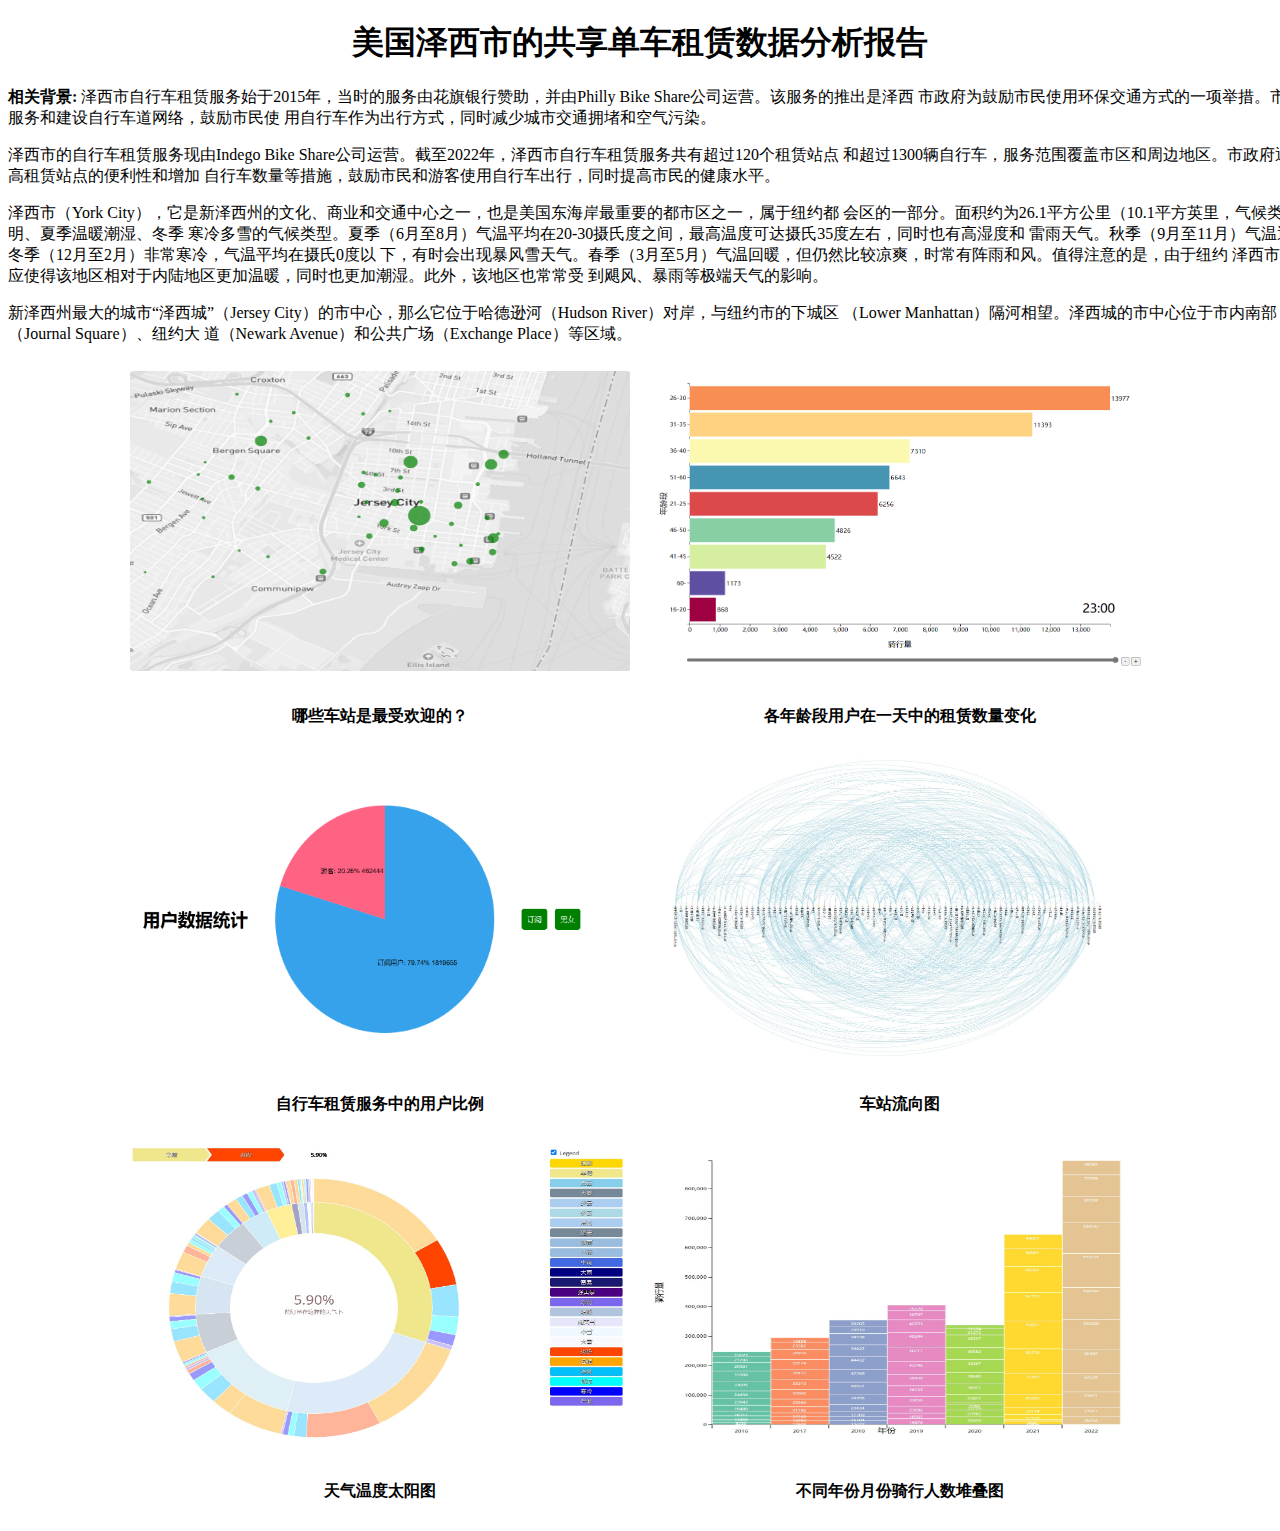
<file: index.html>
<!DOCTYPE html>
<html>

<head>
    <title>美国泽西市的共享单车租赁数据分析报告</title>
    <meta http-equiv="Content-Type" content="text/html;charset=utf-8"/>
    <link rel="icon" href="dxw/bicycle.png" sizes="32x32">
    <style>
        a{
            color: black;
            text-decoration:none;
        }
    </style>
</head>

<body>
    <div style="text-align: center;">
        <h1>美国泽西市的共享单车租赁数据分析报告</h1>
    </div>
    <div style="width: 1500px;margin: 0 auto;">
        <p>
            <b>相关背景:</b>
            泽西市⾃⾏车租赁服务始于2015年，当时的服务由花旗银⾏赞助，并由Philly Bike Share公司运营。该服务的推出是泽西
            市政府为⿎励市民使⽤环保交通⽅式的⼀项举措。市政府计划通过提供⾃⾏车租赁服务和建设⾃⾏车道⽹络，⿎励市民使
            ⽤⾃⾏车作为出⾏⽅式，同时减少城市交通拥堵和空⽓污染。
        </p>
        <p>
            泽西市的⾃⾏车租赁服务现由Indego Bike Share公司运营。截⾄2022年，泽西市⾃⾏车租赁服务共有超过120个租赁站点
            和超过1300辆⾃⾏车，服务范围覆盖市区和周边地区。市政府通过不断扩⼤⾃⾏车道⽹络、提⾼租赁站点的便利性和增加
            ⾃⾏车数量等措施，⿎励市民和游客使⽤⾃⾏车出⾏，同时提⾼市民的健康⽔平。
        </p>
        <p>
            泽西市（York City），它是新泽西州的⽂化、商业和交通中⼼之⼀，也是美国东海岸最重要的都市区之⼀，属于纽约都
            会区的⼀部分。⾯积约为26.1平⽅公⾥（10.1平⽅英⾥，⽓候类型属于温带湿润⽓候，即四季分明、夏季温暖潮湿、冬季
            寒冷多雪的⽓候类型。夏季（6⽉⾄8⽉）⽓温平均在20-30摄⽒度之间，最⾼温度可达摄⽒35度左右，同时也有⾼湿度和
            雷⾬天⽓。秋季（9⽉⾄11⽉）⽓温逐渐下降，经常有阵⾬和风暴。冬季（12⽉⾄2⽉）⾮常寒冷，⽓温平均在摄⽒0度以
            下，有时会出现暴风雪天⽓。春季（3⽉⾄5⽉）⽓温回暖，但仍然⽐较凉爽，时常有阵⾬和风。值得注意的是，由于纽约
            泽西市位于海岸线附近，冬季的海洋效应使得该地区相对于内陆地区更加温暖，同时也更加潮湿。此外，该地区也常常受
            到飓风、暴⾬等极端天⽓的影响。            
        </p>
        <p>
            新泽西州最⼤的城市“泽西城”（Jersey City）的市中⼼，那么它位于哈德逊河（Hudson River）对岸，与纽约市的下城区
            （Lower Manhattan）隔河相望。泽西城的市中⼼位于市内南部，主要包括新泽西州⼤学城（Journal Square）、纽约⼤
            道（Newark Avenue）和公共⼴场（Exchange Place）等区域。            
        </p>
    </div>
    <div style="display: flex; flex-wrap: wrap; justify-content: center;text-align: center;">
        <a href="dxw/map.html"><img src="dxw/map.png" width="500" height="300" style="margin: 10px;"><h4>哪些车站是最受欢迎的？</h4></a>
        <a href="dxw/race.html"><img src="dxw/race.png" width="500" height="300" style="margin: 10px;"><h4>各年龄段用户在一天中的租赁数量变化</h4></a>
        <a href="yg/pie.html"><img src="yg/pie.jpg" width="500" height="300" style="margin: 10px;"><h4>自行车租赁服务中的用户比例</h4></a>
        <br>
        <a href="yg/arc1.html"><img src="yg/arc1.jpg" width="500" height="300" style="margin: 10px;"><h4>车站流向图</h4></a>
        <a href="yjy/sunburst/index.html"><img src="yjy/sunburst/sunburst.jpg" width="500" height="300" style="margin: 10px;"><h4>天气温度太阳图</h4></a>
        <a href="yjy/stackbar/index.html"><img src="yjy/stackbar/stackbar.jpg" width="500" height="300" style="margin: 10px;"><h4>不同年份月份骑行人数堆叠图</h4></a>
    </div>
</body>

</html>
</file>
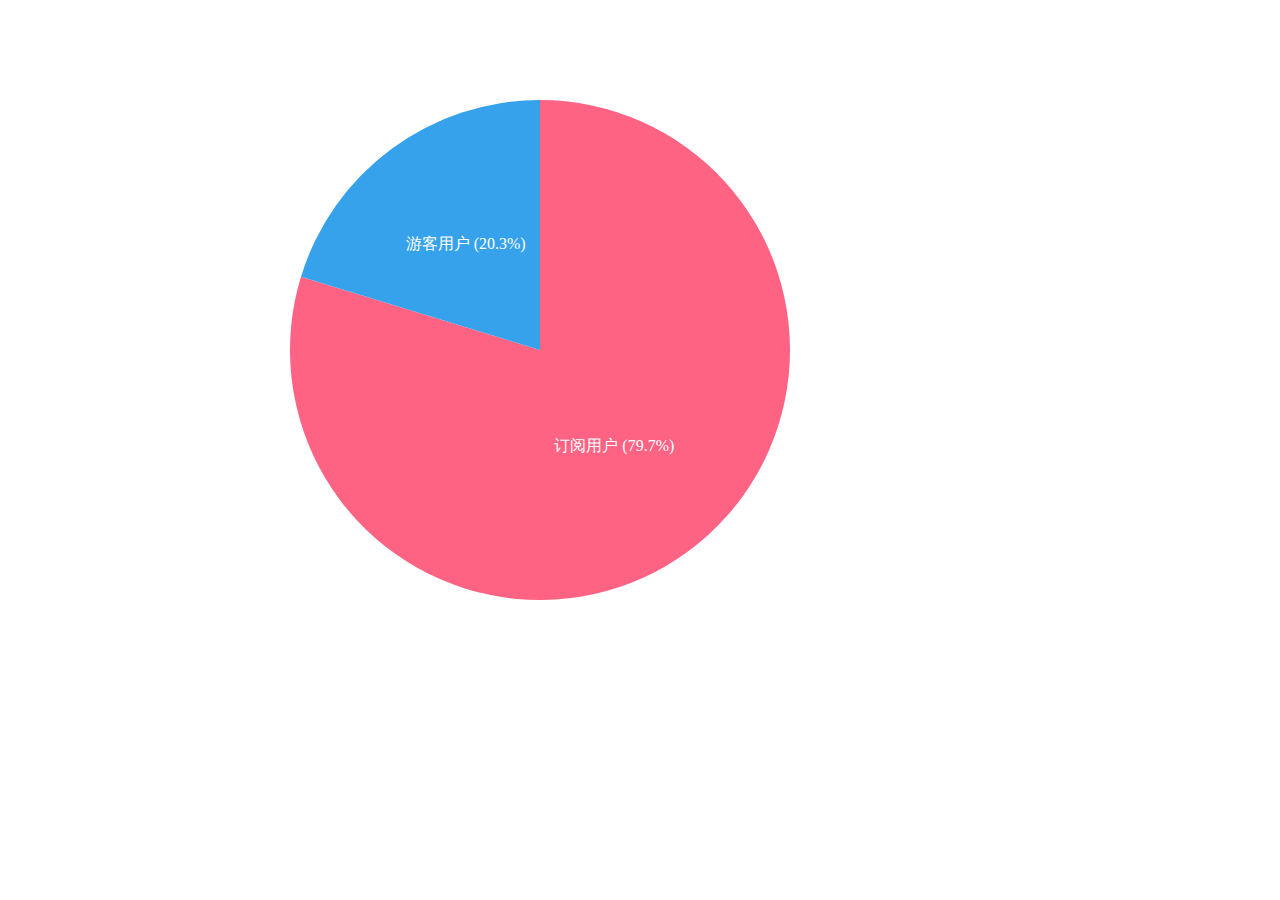
<file: yg/index.html>
<!DOCTYPE html>
<html>

<head>
<meta http-equiv="Content-Type" content="text/html;charset=utf-8"/>
    <title>Pie Chart</title>
    <link rel="stylesheet" type="text/css" href="styles.css">
</head>

<body>
    <div class="chart-container">
        <svg id="chart"></svg>
    </div>

    <script src="d3.min.js"></script>
    <script src="script.js" charset="utf-8"></script>
</body>

</html>
</file>
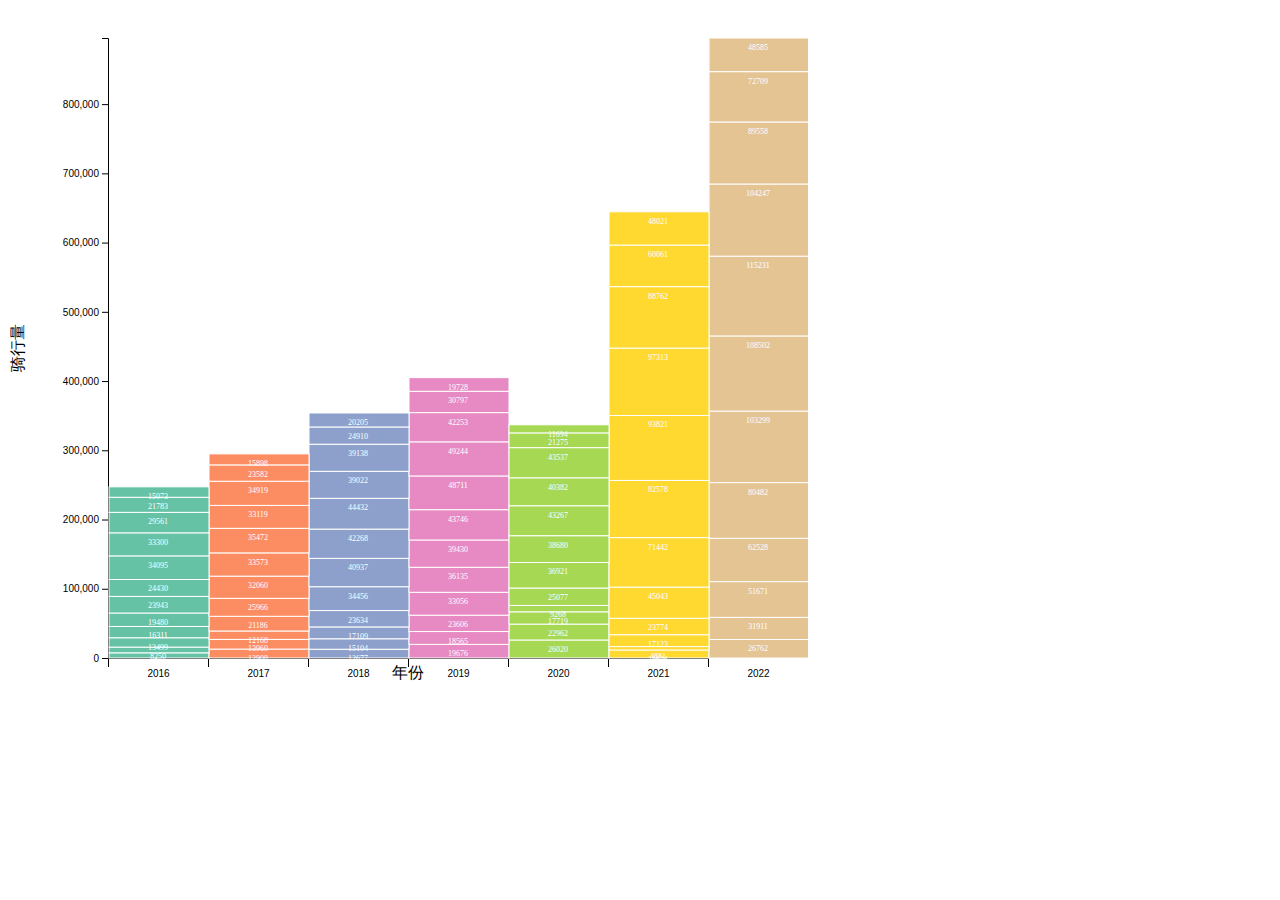
<file: yjy/stackbar/index.html>
<!DOCTYPE html>
<html>
	<head>
		<meta charset="UTF-8">
		<title>
		</title>
	</head>
	<body>
		<div id="test-svg">
		</div>
	</body>
	<script src="./d3.v5.min.js">
	</script>
	<script>
		window.onload = function() {
			var data = [
                {
                    "1": 7479,
                    "2": 8250,
                    "3": 13499,
                    "4": 16311,
                    "5": 19480,
                    "6": 23943,
                    "7": 24430,
                    "8": 34095,
                    "9": 33300,
                    "10": 29561,
                    "11": 21783,
                    "12": 15073,
                },
                {
                    "1": 12908,
                    "2": 13960,
                    "3": 12168,
                    "4": 21186,
                    "5": 25966,
                    "6": 32060,
                    "7": 33573,
                    "8": 35472,
                    "9": 33119,
                    "10": 34919,
                    "11": 23582,
                    "12": 15898,
                },
                {
                    "1":  12677,
                    "2":  15104,
                    "3":  17109,
                    "4":  23634,
                    "5":  34456,
                    "6":  40937,
                    "7":  42268,
                    "8":  44432,
                    "9":  39022,
                    "10": 39138,
                    "11": 24910,
                    "12": 20205,
                },
                {
                    "1":  19676,
                    "2":  18565,
                    "3":  23606,
                    "4":  33056,
                    "5":  36135,
                    "6":  39430,
                    "7":  43746,
                    "8":  48711,
                    "9":  49244,
                    "10": 42253,
                    "11": 30797,
                    "12": 19728,
                },
                {
                    "1":  26020,
                    "2":  22962,
                    "3":  17719,
                    "4":  9268,
                    "5":  25077,
                    "6":  36921,
                    "7":  38680,
                    "8":  43267,
                    "9":  40382,
                    "10": 43537,
                    "11": 21275,
                    "12": 11694,
                },
                {
                    "1":  11624,
                    "2":  4881,
                    "3":  17123,
                    "4":  23774,
                    "5":  45043,
                    "6":  71442,
                    "7":  82578,
                    "8":  93821,
                    "9":  97313,
                    "10": 88762,
                    "11": 60061,
                    "12": 48021,
                },
                {
                    "1":  26762,
                    "2":  31911,
                    "3":  51671,
                    "4":  62528,
                    "5":  80482,
                    "6":  103299,
                    "7":  108502,
                    "8":  115231,
                    "9":  104247,
                    "10": 89558,
                    "11": 72709,
                    "12": 48585,
                },
            ];
			var width = 800,
				height = 680,
				padding = {
					top: 30,
					right: 30,
					bottom: 30,
					left: 30
				};
			var colors = d3.schemeSet2;
			var svg = d3.select("#test-svg")
				.append('svg')
				.attr('width', width + 'px')
				.attr('height', height + 'px');

            // "2016", "2017", "2018", "2019", "2020", "2021", "2022"
			var stack = d3.stack()
				.keys(["1", "2", "3", "4", "5", "6", "7", "8", "9", "10", "11", "12"])
				.order(d3.stackOrderNone)
				.offset(d3.stackOffsetNone);
			var series = stack(data);
			

			var xScale = d3.scaleOrdinal()
				.domain(["2016", "2017", "2018", "2019", "2020", "2021", "2022"])
				.range([100, 200, 300, 400, 500, 600, 700]);
			var xAxis = d3.axisBottom()
				.scale(xScale)
				.tickSize(9);
			svg.append('g')
				.call(xAxis)
				.attr("transform", "translate(0," + (height - padding.bottom) + ")")
				.selectAll("text")
				.attr("font-size", "10px")
				.attr("dx", "50px");
			
			var maxNum = d3.max(series,
				function(d) {
					return d3.max(d,
						function(dd) {
							return dd[1];
						})
				});

			var yScale = d3.scaleLinear()
				.domain([0, maxNum])
				.range([height - padding.bottom, padding.top]);
			var yAxis = d3.axisLeft()
				.scale(yScale)
				.ticks(10);
				
			svg.append('g')
				.call(yAxis)
				.attr("transform", "translate(" + 100 + ",0)");
				
            svg.append("text")
                .attr("x", width / 2)
                .attr("y", height - padding.bottom + 20)
                .attr("text-anchor", "middle")
                .text("年份");

            svg.append("text")
                .attr("transform", "rotate(-90)")
                .attr("x", -height / 2)
                .attr("y", padding.left / 2)
                .attr("text-anchor", "middle")
                .text("骑行量");

			var bar = svg.selectAll(".bar")
				.data(series)
				.join("g")
				.attr("class", "bar")
				.selectAll("rect")
				.data(function(d) {
					return d;
				});
				
			bar.join("rect")
				.attr("x", 1)
				.attr("width", 100)
				.attr("height",
					function(d, i) {
						return height - yScale(d[1] - d[0]) - padding.bottom;
					})
				.attr("transform",
					function(d, i) {
						return "translate(" + xScale(i * 100) + "," + yScale(d[1]) + ")";
					})
				.attr("stroke", "White")
				.attr("fill",
					function(d, i) {
						return colors[i];
					}
				);
					
			bar.join("text")
				.attr("dy", ".75em")
				.attr("y", 6)
				.attr("x", 50)
				.attr("text-anchor", "middle")
				.attr("font-size", "8px")
				.attr("fill", "White")
				.text(function(d) {
					return d[1] - d[0];
				})
				.attr("transform",
					function(d, i) {
						return "translate(" + xScale(i * 100) + "," + yScale(d[1]) + ")";
					});
		}
	</script>
</html>
</file>
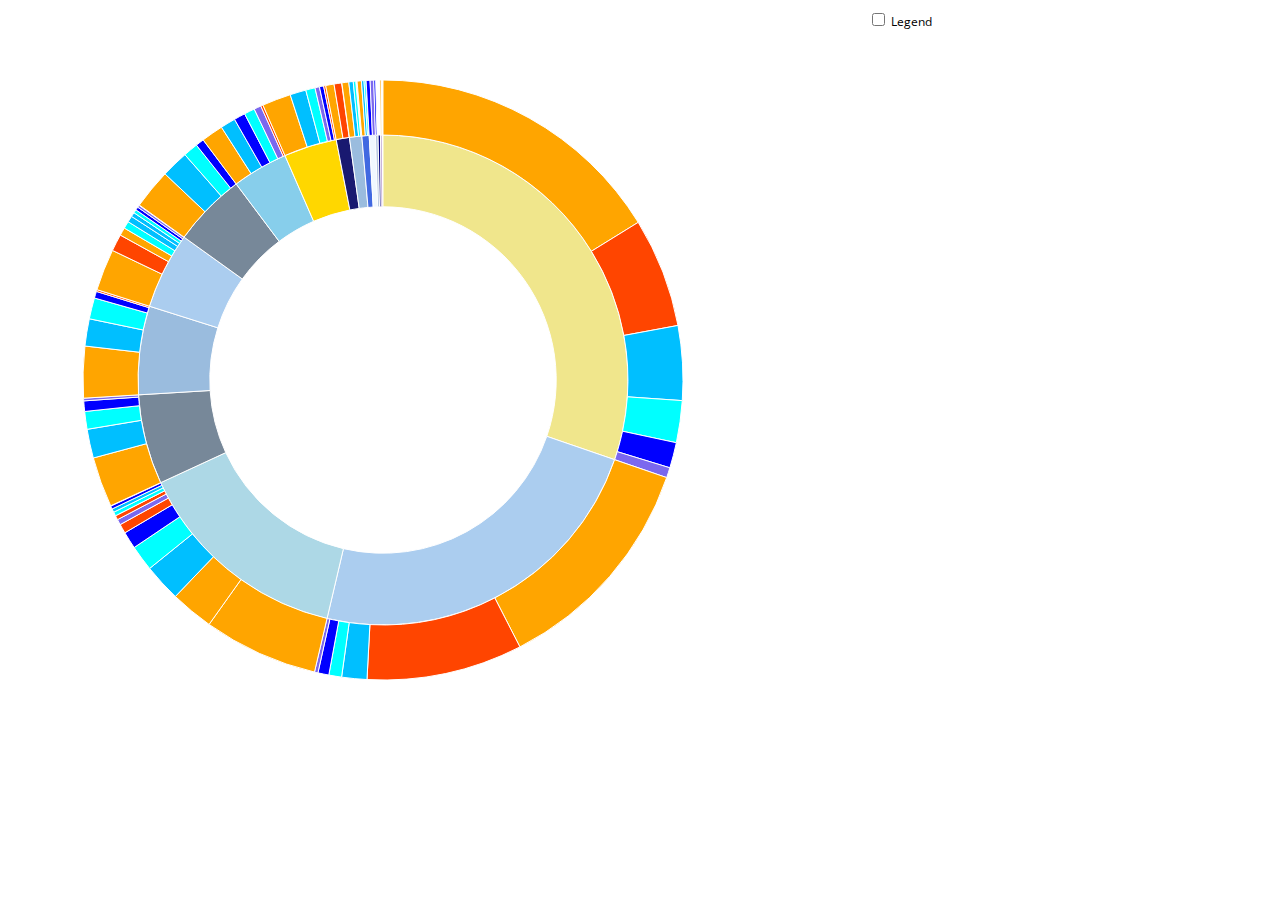
<file: yjy/sunburst/index.html>
<!DOCTYPE html>
<html>
  <head>
    <meta charset="utf-8">
    <title>Sequences sunburst</title>
    <script src="d3.v4.min.js"></script>
    <link rel="stylesheet" type="text/css"
      href="https://fonts.googleapis.com/css?family=Open+Sans:400,600">
    <link rel="stylesheet" type="text/css" href="sequences.css"/>
  </head>
  <body>
    <div id="main">
      <div id="sequence"></div>
      <div id="chart">
        <div id="explanation" style="visibility: hidden;">
          <span id="percentage"></span><br/>
          的订单在这样的天气下
        </div>
      </div>
    </div>
    <div id="sidebar">
      <input type="checkbox" id="togglelegend"> Legend<br/>
      <div id="legend" style="visibility: hidden;"></div>
    </div>
    <script type="text/javascript" src="sequences.js"></script>
    <script type="text/javascript">
      // Hack to make this example display correctly in an iframe on bl.ocks.org
      d3.select(self.frameElement).style("height", "700px");
  </script> 
  </body>
</html>
</file>
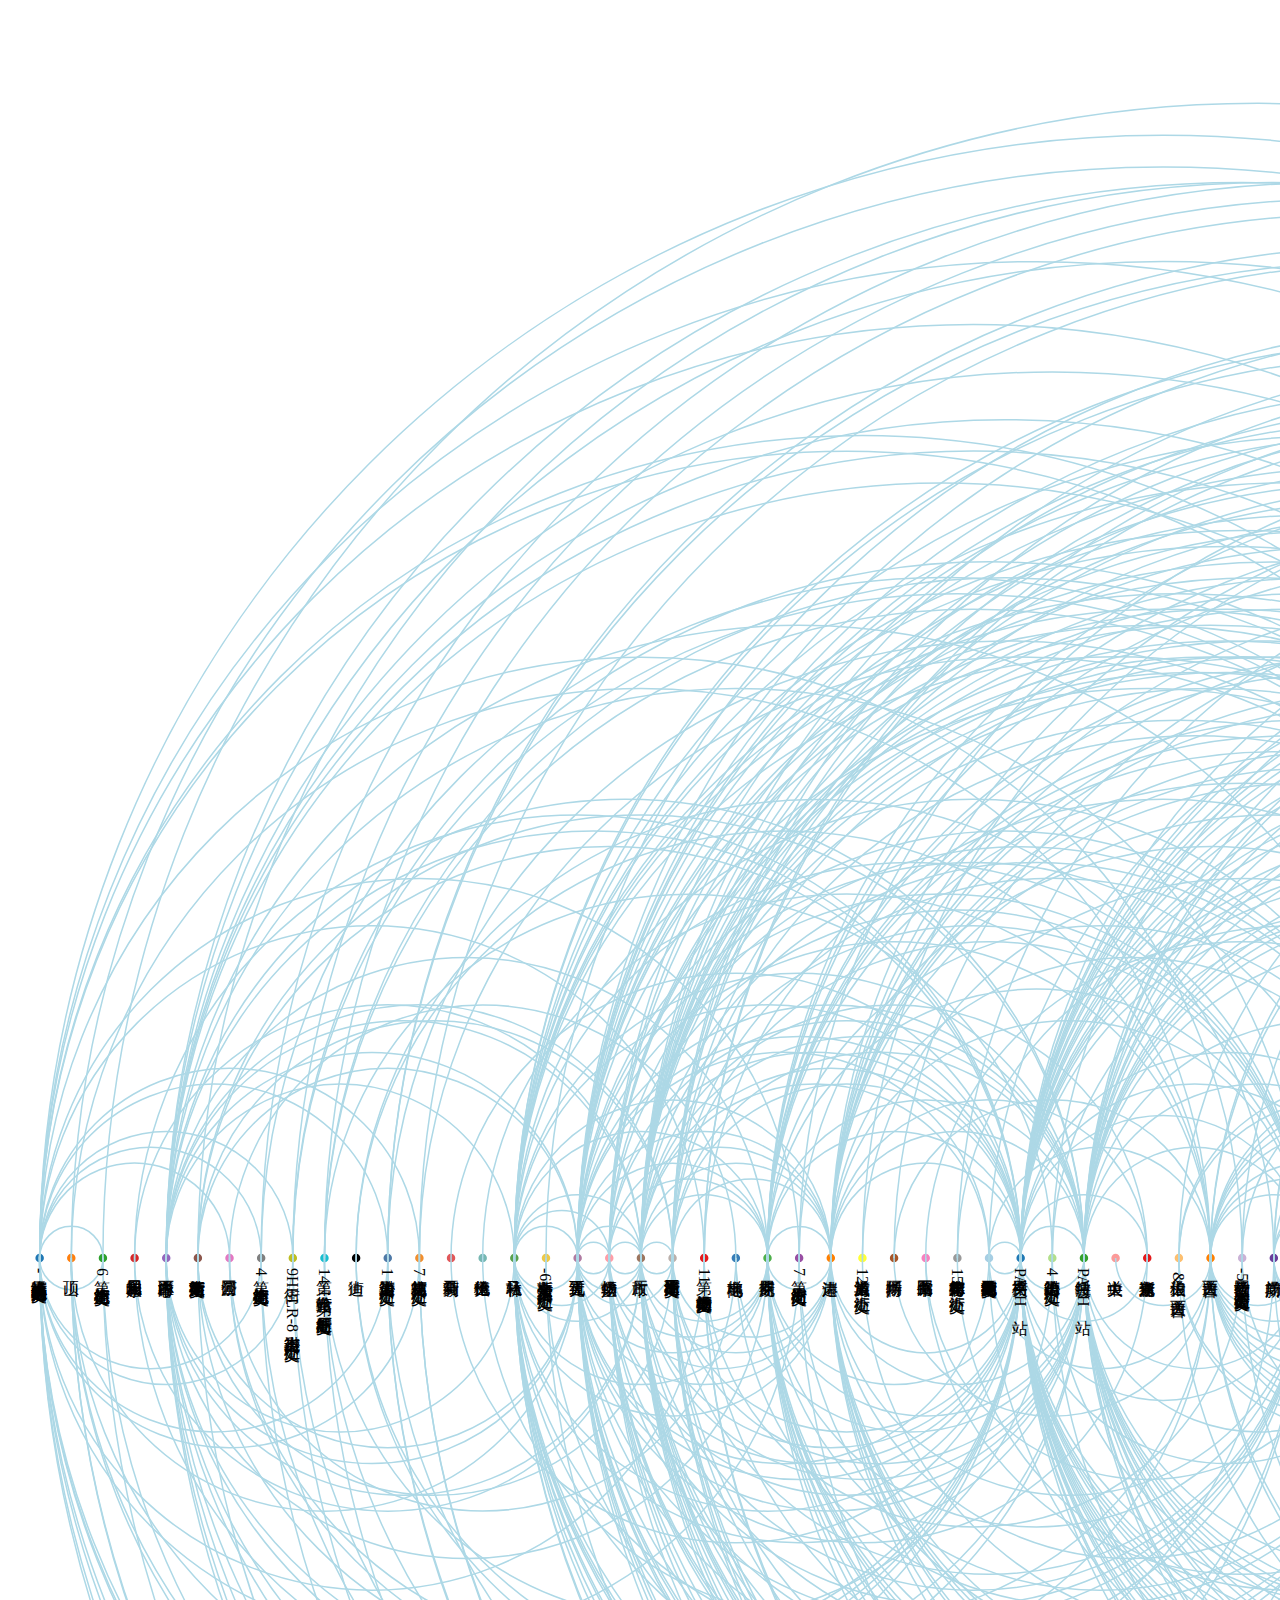
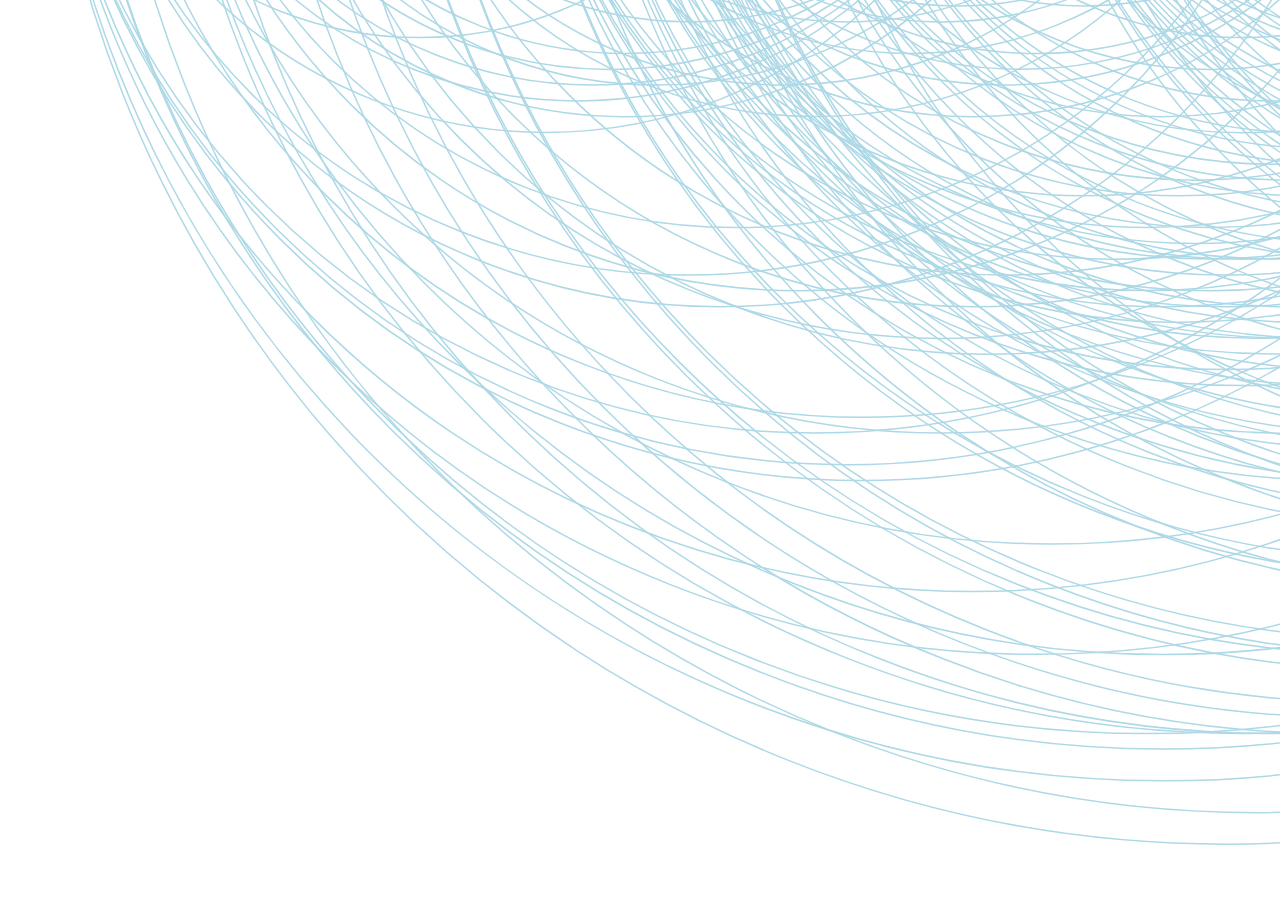
<file: yg/arc1.html>
<!DOCTYPE html>
<html>

<head>
<meta http-equiv="Content-Type" content="text/html;charset=utf-8"/>
    <title>车站连线图</title>
    <script src="d3.min.js"></script>
    <style>
        .link {
            fill: none;
            stroke-width: 1.5px;
            stroke: lightblue; /* 更改连线颜色为浅蓝色 */
        }

        .node {
            stroke: #fff;
            stroke-width: 1.5px;
        }
    </style>
</head>

<body>
    <svg width="2500" height="2500" id="mainsvg" class="svgs" style='display: block; margin: 0 auto;'></svg>
    <script>
        const svg = d3.select('svg');
        const width = svg.attr('width');
        const height = svg.attr('height');
        const colors = d3.schemeCategory10.concat(d3.schemeDart2).concat(d3.schemeTableau10).concat(d3.schemeSet1).concat(d3.schemePaired);
        const colorNode = d3.scaleOrdinal().range(colors);
        const colorLink = d3.scaleSequential(d3.interpolateBuPu);
        let NODENUM = 1;
        const RADIUS = 5;
        const arcAngle = 10;
        const arcRadii = '1 1'
        const arc = d => {
            return `M ${cx(d.source)} ${cy(d.source)} A ${arcRadii} ${arcAngle} 0 0 ${cx(d.target)} ${cy(d.target)}`;
        }
        const cx = d => (width / (NODENUM + 1)) * (d.ord + 1);
        const cy = d => height / 2;

        // loading data & initializing the vis. 
        d3.csv('station6.csv').then(nodes => {
            NODENUM = nodes.length;
            d3.csv('station3.csv').then(links => {
                for (let link of links) {
                    link.source = nodes.find(node => node.id === link.source_id);
                    link.target = nodes.find(node => node.id === link.target_id);
                }
                for (let i = 0; i < nodes.length; i++) {
                    nodes[i].ord = i;
                }

                colorNode.domain(nodes.map(d => d.id));
                colorLink.domain(d3.extent(links.map(d => d.value)));

                const filteredLinks = links.filter(link => link.source && link.target);

                svg.selectAll('.myCircle').data(nodes).join('circle').attr('class', 'myCircle')
                    .attr('cy', cy).attr('cx', cx).attr('r', RADIUS)
                    .attr('stroke', 'black').attr('fill', d => colorNode(d.id))
                    .attr('class', 'node');

                svg.selectAll('.myPath').data(filteredLinks).join('path').attr('class', 'myPath')
                    .attr('d', arc).attr('fill', 'none')
                    .attr('stroke-width', d => Math.sqrt(d.value) * 0.2).attr('stroke', 'lightblue') /* 更改连线颜色为浅蓝色 */
                    .attr('class', 'link');

                svg.selectAll('.myText').data(nodes).join('text').attr('class', 'text')
                    .attr('y', cy).attr('x', cx).attr('dy', 10)
                    .attr('text-anchor', 'start').attr('writing-mode', 'vertical-rl')
                    .text(d => d.name);
            })
        })

    </script>
</body>

</html>
</file>
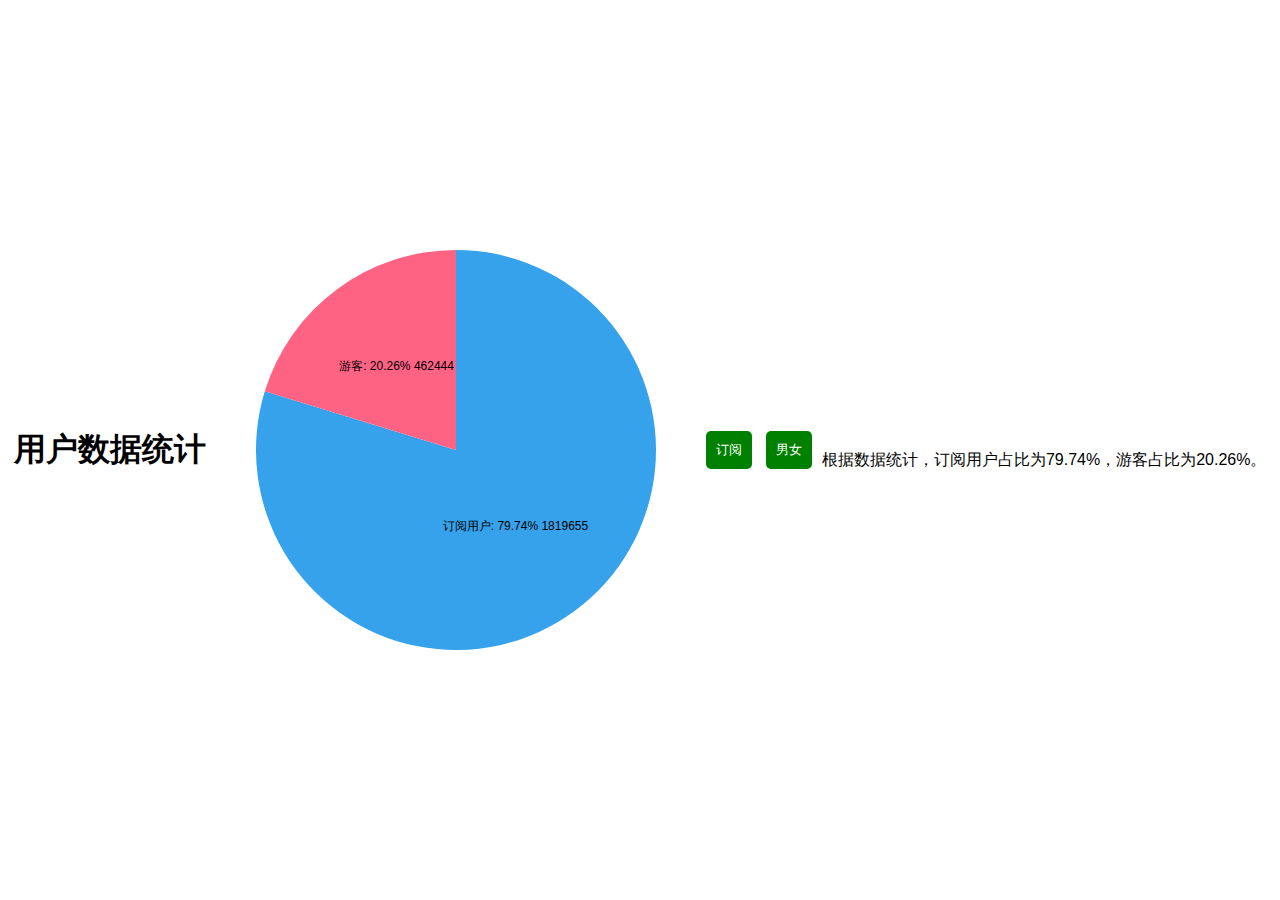
<file: yg/pie.html>
<!DOCTYPE html>
<html lang="en">
<head>
    <meta charset="UTF-8">
    <title>Interactive Pie Chart</title>
    <style>
        /* 添加样式 */
        body {
            font-family: Arial, sans-serif;
            display: flex;
            justify-content: center;
            align-items: center;
            height: 100vh;
            margin: 0;
        }
        .container {
            width: 500px;
            height: 500px;
            position: relative;
        }
        .chart {
            width: 100%;
            height: 100%;
        }
        .button {
            display: inline-block;
            padding: 10px;
            margin-right: 10px;
            background-color: green;
            color: white;
            border: none;
            border-radius: 5px;
            cursor: pointer;
        }
        .tooltip {
            position: absolute;
            padding: 10px;
            background-color: #f0f0f0;
            border: 1px solid #aaa;
            pointer-events: none;
            opacity: 0;
            transition: opacity 0.3s;
            font-size: 14px;
        }
        .conclusion {
            margin-top: 20px;
            text-align: center;
        }
    </style>
</head>
<body>
    <h1>用户数据统计</h1>
    <div class="container">
        <svg class="chart"></svg>
        <div class="tooltip"></div>
    </div>
    <div>
        <button class="button" id="subscribeBtn">订阅</button>
        <button class="button" id="genderBtn">男女</button>
    </div>
    <div id="conclusion" class="conclusion"></div>

    <script src="d3.min.js"></script>
    <script>
        // 数据
        const subscriberCount = 1819655;
        const visitorCount = 462444;
        const maleCount = 1141059;
        const femaleCount = subscriberCount - maleCount;

        // 创建SVG元素
        const svg = d3.select(".chart")
            .attr("width", "100%")
            .attr("height", "100%");

        // 初始化显示订阅用户比例饼图
        updatePieChart(subscriberCount, visitorCount, "订阅用户", "游客", "#36a2eb", "#ff6384");

        // 订阅按钮点击事件
        d3.select("#subscribeBtn").on("click", function() {
            updatePieChart(subscriberCount, visitorCount, "订阅用户", "游客", "#36a2eb", "#ff6384");
        });

        // 男女按钮点击事件
        d3.select("#genderBtn").on("click", function() {
            updatePieChart(maleCount, femaleCount, "男", "女", "#36a2eb", "#ff6384");
        });

        // 更新饼图
        function updatePieChart(count1, count2, label1, label2, color1, color2) {
            // 数据
            const data = [
                { label: label1, count: count1 },
                { label: label2, count: count2 }
            ];

            // 颜色比例尺
            const colorScale = d3.scaleOrdinal()
                .domain(data.map(d => d.label))
                .range([color1, color2]);

            // 饼图生成器
            const pie = d3.pie()
                .value(d => d.count)
                .sort(null);

            // 路径生成器
            const arc = d3.arc()
                .innerRadius(0)
                .outerRadius(200);

            // 清空现有图形
            svg.selectAll("*").remove();

            // 创建饼图组
            const pieGroup = svg.append("g")
                .attr("transform", "translate(250, 250)");

            // 创建饼图扇形
            const slices = pieGroup.selectAll("path")
                .data(pie(data))
                .enter()
                .append("path")
                .attr("d", arc)
                .attr("fill", d => colorScale(d.data.label))
                .on("mouseover", function(d) {
                    const percentage = (d.data.count / (count1 + count2)) * 100;
                    const tooltipText = `${d.data.label}: ${percentage.toFixed(2)}% ${d.data.count}`;
                    showTooltip(tooltipText, d3.event.pageX, d3.event.pageY);
                })
                .on("mouseout", function() {
                    hideTooltip();
                });

            // 添加注释
            const labels = pieGroup.selectAll("text")
                .data(pie(data))
                .enter()
                .append("text")
                .attr("transform", d => `translate(${arc.centroid(d)})`)
                .attr("text-anchor", "middle")
                .text(d => `${d.data.label}: ${(d.data.count / (count1 + count2) * 100).toFixed(2)}% ${d.data.count}`)
                .style("fill", "black")
                .style("font-size", "12px");

            // 更新结论
            updateConclusion(count1, count2, label1, label2);
        }

        // 更新结论
        function updateConclusion(count1, count2, label1, label2) {
            const conclusionElement = document.getElementById("conclusion");
            const percentage1 = (count1 / (count1 + count2)) * 100;
            const percentage2 = (count2 / (count1 + count2)) * 100;
            const conclusionText = `根据数据统计，${label1}占比为${percentage1.toFixed(2)}%，${label2}占比为${percentage2.toFixed(2)}%。`;
            conclusionElement.textContent = conclusionText;
        }

        // 创建提示框
        const tooltip = d3.select(".tooltip")
            .style("opacity", 0);

        // 显示提示框
        function showTooltip(text, x, y) {
            tooltip
                .style("left", (x + 10) + "px")
                .style("top", (y - 10) + "px")
                .text(text)
                .style("opacity", 1);
        }

        // 隐藏提示框
        function hideTooltip() {
            tooltip.style("opacity", 0);
        }
    </script>
</body>
</html>
</file>
<file: yg/styles.css>
.chart-container {
    width: 800px;
    height: 800px;
    margin: 50px auto;
    position: relative;
    text-align: center;
}

#chart {
    display: inline-block;
    vertical-align: middle;
}

.slice {
    transition: fill 0.3s ease-in-out;
    cursor: pointer;
}

.slice:hover {
    fill: #ff6384;
}

.tooltip {
    position: absolute;
    font-family: Arial, sans-serif;
    font-size: 14px;
    background-color: rgba(0, 0, 0, 0.7);
    color: #fff;
    padding: 5px;
    border-radius: 5px;
    pointer-events: none;
    opacity: 0;
    transition: opacity 0.3s ease-in-out;
}

.slice:hover .tooltip {
    opacity: 1;
}
</file>
<file: yjy/sunburst/sequences.css>
body {
  font-family: 'Open Sans', sans-serif;
  font-size: 12px;
  font-weight: 400;
  background-color: #fff;
  width: 960px;
  height: 700px;
  margin-top: 10px;
}

#main {
  float: left;
  width: 750px;
}

#sidebar {
  float: right;
  width: 100px;
}

#sequence {
  width: 800px;
  height: 70px;
}

#legend {
  padding: 5px 0 0 3px;
}

#sequence text, #legend text {
  font-weight: 100;
  fill: rgb(255, 255, 255);
  text-shadow: #000 0px 0 0, #000 0 1px 0, #000 1px 0 0, #000 0 1px 0;
}

#chart {
  position: relative;
}

#chart path {
  stroke: #fff;
}

#explanation {
  position: absolute;
  top: 260px;
  left: 305px;
  width: 140px;
  text-align: center;
  color: rgb(135, 100, 100);
  z-index: -1;
}

#percentage {
  font-size: 2.5em;
}
</file>
